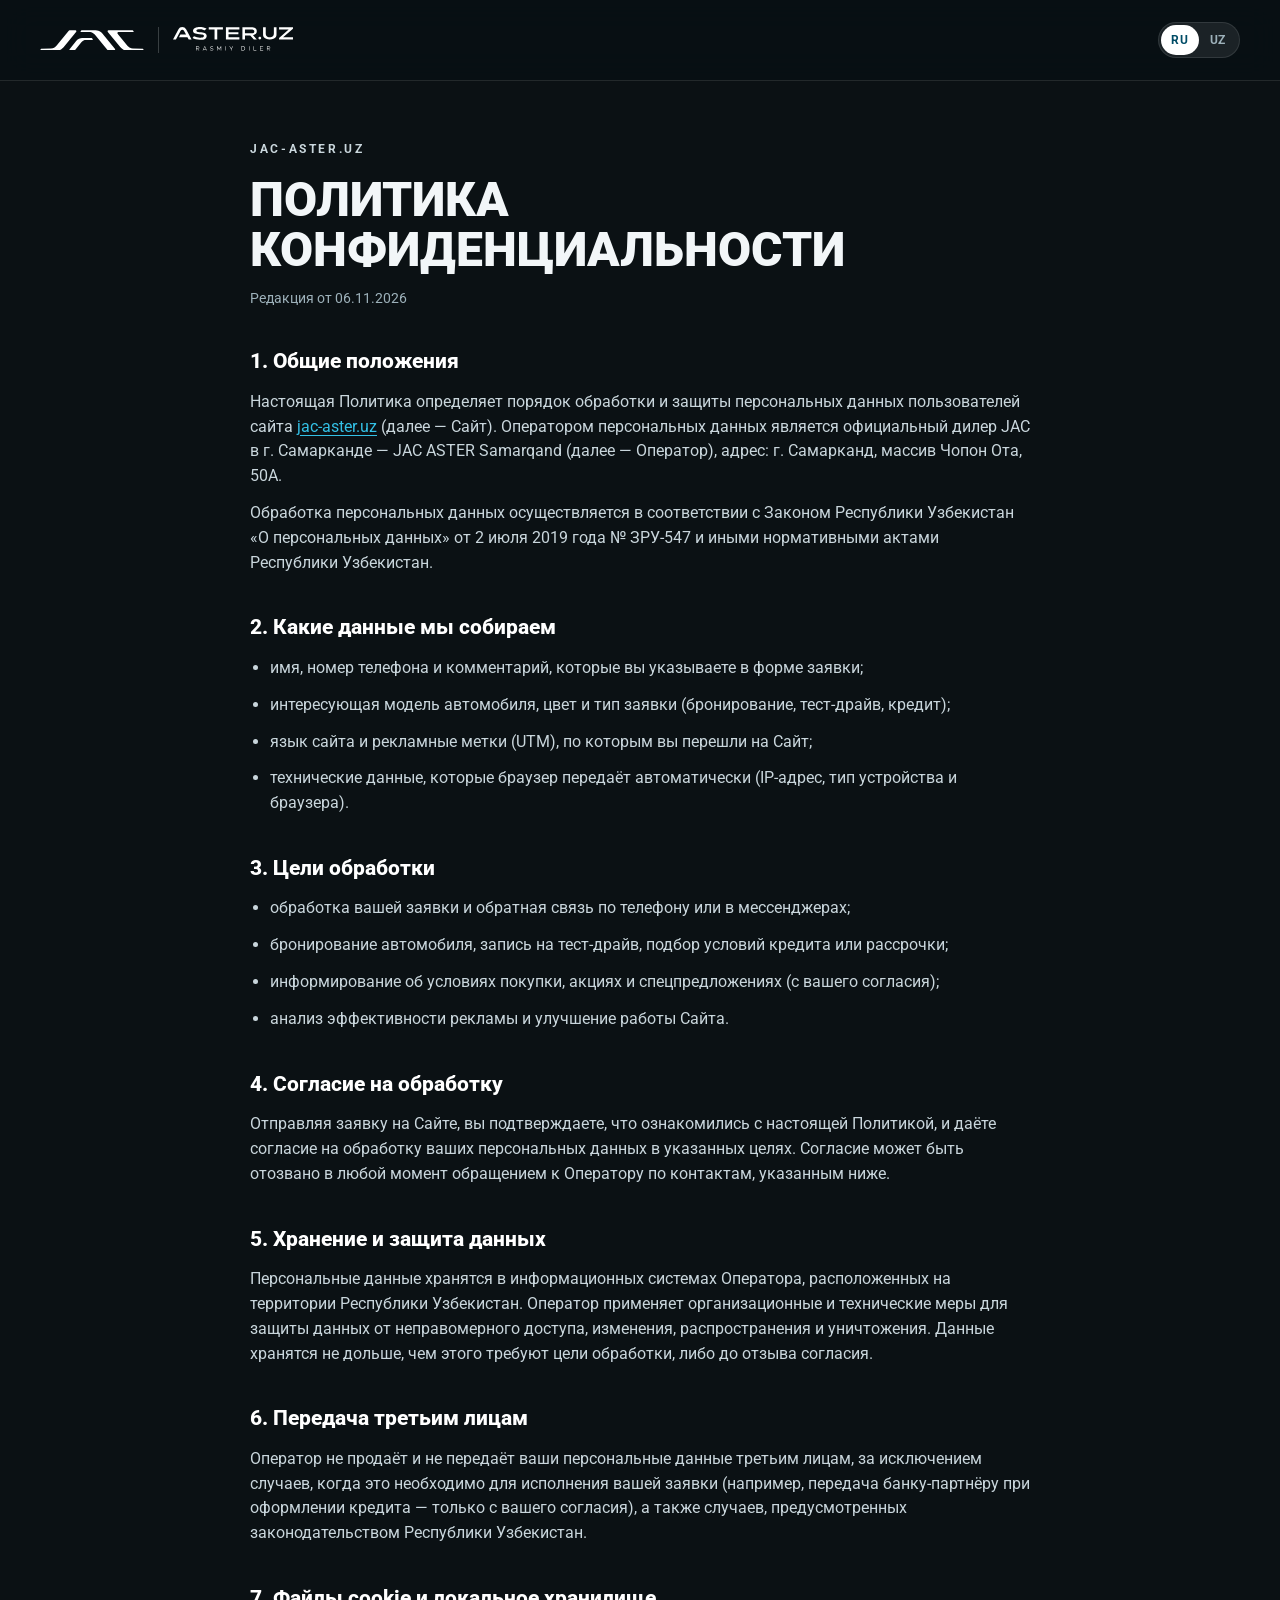
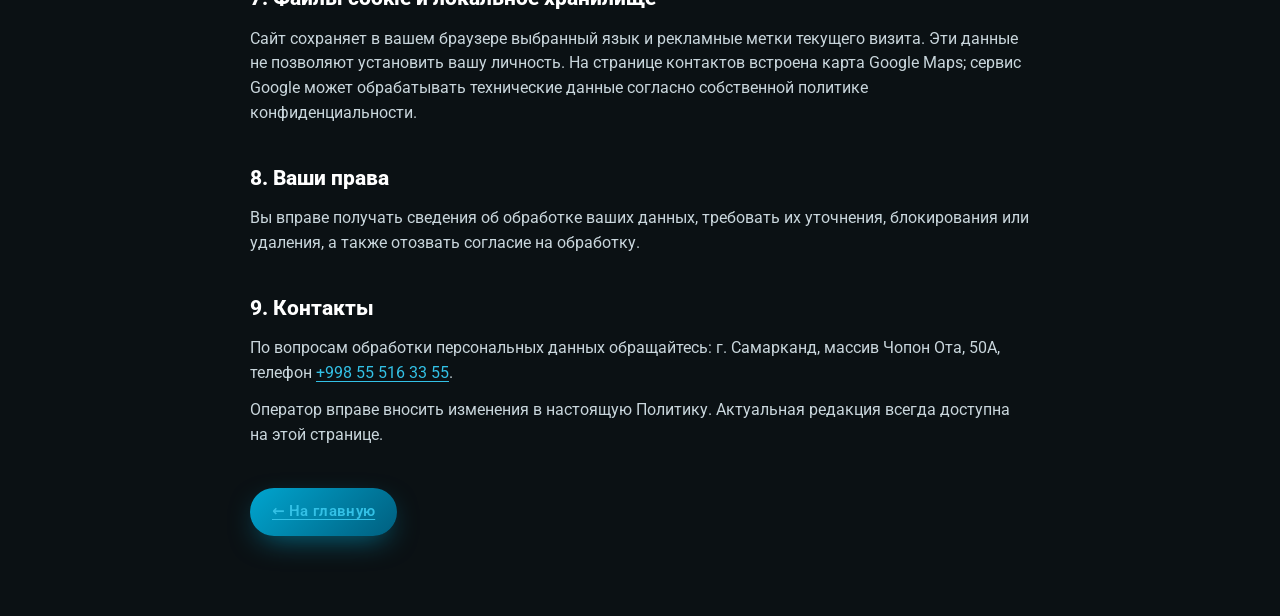
<file: privacy.html>
<!DOCTYPE html>
<html lang="ru" class="no-js">
<head>
  <meta charset="utf-8">
  <meta name="viewport" content="width=device-width, initial-scale=1, viewport-fit=cover">
  <title>Политика конфиденциальности — JAC ASTER Samarqand</title>
  <meta name="description" content="Политика конфиденциальности и обработки персональных данных сайта jac-aster.uz — официального дилера JAC в Самарканде.">
  <meta name="robots" content="index, follow">
  <meta name="theme-color" content="#004C66">
  <link rel="canonical" href="https://jac-aster.uz/privacy.html">
  <link rel="alternate" hreflang="ru" href="https://jac-aster.uz/privacy.html">
  <link rel="alternate" hreflang="uz" href="https://jac-aster.uz/privacy.html?lang=uz">
  <link rel="icon" href="assets/img/brand/favicon.svg" type="image/svg+xml">
  <link rel="apple-touch-icon" href="assets/img/brand/icon-180.png">
  <link rel="stylesheet" href="assets/css/style.css?v=7">
  <style>
    /* Стили только для этой страницы */
    .legal { padding: calc(var(--header-h) + 48px) 0 80px; }
    .legal .container { max-width: 860px; }
    .legal h1 { margin-top: 14px; font-size: clamp(30px, 7vw, 48px); font-weight: 900; line-height: 1.05; text-transform: uppercase; }
    .legal .updated { margin-top: 12px; color: var(--muted); font-size: 14px; }
    .legal h2 { margin-top: 36px; font-size: 21px; font-weight: 800; color: #fff; }
    .legal p, .legal li { margin-top: 12px; color: #C9D6DC; }
    .legal ul { padding-left: 20px; list-style: disc; }
    .legal a { color: var(--accent-2); text-decoration: underline; text-underline-offset: 3px; }
    .legal__back { margin-top: 40px; }
    .header { background: rgba(8, 16, 20, .9); }
    /* показываем только текст на выбранном языке */
    html[lang="ru"] [lang="uz"], html[lang="uz"] [lang="ru"]:not(html) { display: none; }
  </style>
</head>
<body>
  <svg width="0" height="0" style="position:absolute" aria-hidden="true"><defs>
    <path id="logo-path" fill="currentColor" fill-rule="evenodd" d="M1235,219 L1218,194 L1209,190 L985,190 L950,194 L913,206 L880,225 L851,251 L692,448 L688,455 L688,468 L691,474 L701,481 L798,481 L810,477 L818,472 L836,452 L973,282 L993,263 L1020,246 L1044,237 L1072,232 L1228,232 L1235,226ZM848,16 L844,11 L835,6 L695,6 L679,13 L668,24 L385,371 L361,395 L330,416 L297,429 L257,436 L37,437 L26,441 L20,447 L4,471 L4,478 L7,481 L405,481 L447,473 L467,466 L492,454 L519,436 L552,404 L839,55 L851,37 L852,28ZM1587,14 L1583,23 L1583,36 L1587,45 L1878,400 L1914,435 L1946,457 L1964,466 L1986,474 L2014,480 L2035,482 L2424,481 L2429,477 L2429,470 L2413,446 L2408,441 L2398,437 L2176,436 L2134,428 L2108,418 L2092,409 L2073,395 L2051,373 L1820,91 L1814,81 L1812,73 L1815,59 L1822,52 L1833,48 L2191,47 L2194,43 L2192,34 L2176,12 L2169,6 L1600,5 L1592,9ZM949,36 L948,43 L953,48 L1174,49 L1202,55 L1237,70 L1259,85 L1282,107 L1570,459 L1584,473 L1595,479 L1612,483 L1738,483 L1747,480 L1756,471 L1759,463 L1759,454 L1752,441 L1450,73 L1431,54 L1404,35 L1382,24 L1363,17 L1336,10 L1300,5 L980,4 L971,7 L965,13Z"/>
  </defs></svg>

  <header class="header is-scrolled">
    <div class="container header__inner">
      <a class="brand" href="index.html" aria-label="JAC ASTER">
        <svg class="brand__logo" viewBox="0 0 2434 488" role="img" aria-label="JAC"><use href="#logo-path"/></svg>
        <span class="brand__divider" aria-hidden="true"></span>
        <img class="brand__aster" src="assets/img/brand/aster-logo.svg" alt="ASTER — rasmiy diler" width="309" height="66">
      </a>
      <div class="lang" role="group" aria-label="Язык / Til">
        <button type="button" class="lang__btn is-active" data-lang="ru" aria-pressed="true">RU</button>
        <button type="button" class="lang__btn" data-lang="uz" aria-pressed="false">UZ</button>
      </div>
    </div>
  </header>

  <main class="legal">
    <div class="container">
      <!-- ⚠️ Укажите полное юридическое наименование компании-дилера вместо «JAC ASTER Samarqand», если требуется. -->

      <!-- ===================== РУССКАЯ ВЕРСИЯ ===================== -->
      <article lang="ru">
        <p class="kicker">jac-aster.uz</p>
        <h1>Политика конфиденциальности</h1>
        <p class="updated">Редакция от 06.11.2026</p>

        <h2>1. Общие положения</h2>
        <p>Настоящая Политика определяет порядок обработки и защиты персональных данных пользователей сайта <a href="https://jac-aster.uz">jac-aster.uz</a> (далее — Сайт). Оператором персональных данных является официальный дилер JAC в г. Самарканде — JAC ASTER Samarqand (далее — Оператор), адрес: г. Самарканд, массив Чопон Ота, 50A.</p>
        <p>Обработка персональных данных осуществляется в соответствии с Законом Республики Узбекистан «О персональных данных» от 2 июля 2019 года № ЗРУ-547 и иными нормативными актами Республики Узбекистан.</p>

        <h2>2. Какие данные мы собираем</h2>
        <ul>
          <li>имя, номер телефона и комментарий, которые вы указываете в форме заявки;</li>
          <li>интересующая модель автомобиля, цвет и тип заявки (бронирование, тест-драйв, кредит);</li>
          <li>язык сайта и рекламные метки (UTM), по которым вы перешли на Сайт;</li>
          <li>технические данные, которые браузер передаёт автоматически (IP-адрес, тип устройства и браузера).</li>
        </ul>

        <h2>3. Цели обработки</h2>
        <ul>
          <li>обработка вашей заявки и обратная связь по телефону или в мессенджерах;</li>
          <li>бронирование автомобиля, запись на тест-драйв, подбор условий кредита или рассрочки;</li>
          <li>информирование об условиях покупки, акциях и спецпредложениях (с вашего согласия);</li>
          <li>анализ эффективности рекламы и улучшение работы Сайта.</li>
        </ul>

        <h2>4. Согласие на обработку</h2>
        <p>Отправляя заявку на Сайте, вы подтверждаете, что ознакомились с настоящей Политикой, и даёте согласие на обработку ваших персональных данных в указанных целях. Согласие может быть отозвано в любой момент обращением к Оператору по контактам, указанным ниже.</p>

        <h2>5. Хранение и защита данных</h2>
        <p>Персональные данные хранятся в информационных системах Оператора, расположенных на территории Республики Узбекистан. Оператор применяет организационные и технические меры для защиты данных от неправомерного доступа, изменения, распространения и уничтожения. Данные хранятся не дольше, чем этого требуют цели обработки, либо до отзыва согласия.</p>

        <h2>6. Передача третьим лицам</h2>
        <p>Оператор не продаёт и не передаёт ваши персональные данные третьим лицам, за исключением случаев, когда это необходимо для исполнения вашей заявки (например, передача банку-партнёру при оформлении кредита — только с вашего согласия), а также случаев, предусмотренных законодательством Республики Узбекистан.</p>

        <h2>7. Файлы cookie и локальное хранилище</h2>
        <p>Сайт сохраняет в вашем браузере выбранный язык и рекламные метки текущего визита. Эти данные не позволяют установить вашу личность. На странице контактов встроена карта Google Maps; сервис Google может обрабатывать технические данные согласно собственной политике конфиденциальности.</p>

        <h2>8. Ваши права</h2>
        <p>Вы вправе получать сведения об обработке ваших данных, требовать их уточнения, блокирования или удаления, а также отозвать согласие на обработку.</p>

        <h2>9. Контакты</h2>
        <p>По вопросам обработки персональных данных обращайтесь: <span class="js-address">г. Самарканд, массив Чопон Ота, 50A</span>, телефон <a class="js-phone-link" href="tel:+998555163355"><span class="js-phone-text">+998 55 516 33 55</span></a>.</p>
        <p>Оператор вправе вносить изменения в настоящую Политику. Актуальная редакция всегда доступна на этой странице.</p>
      </article>

      <!-- ===================== O'ZBEKCHA VERSIYA ===================== -->
      <article lang="uz">
        <p class="kicker">jac-aster.uz</p>
        <h1>Maxfiylik siyosati</h1>
        <p class="updated">06.11.2026 dagi tahrir</p>

        <h2>1. Umumiy qoidalar</h2>
        <p>Ushbu Siyosat <a href="https://jac-aster.uz">jac-aster.uz</a> sayti (keyingi oʻrinlarda — Sayt) foydalanuvchilarining shaxsiy maʼlumotlarini qayta ishlash va himoya qilish tartibini belgilaydi. Shaxsiy maʼlumotlar operatori — Samarqand shahridagi JAC rasmiy dileri JAC ASTER Samarqand (keyingi oʻrinlarda — Operator), manzil: Samarqand sh., Chopon Ota massivi, 50A.</p>
        <p>Shaxsiy maʼlumotlarni qayta ishlash Oʻzbekiston Respublikasining 2019-yil 2-iyuldagi OʻRQ-547-son «Shaxsga doir maʼlumotlar toʻgʻrisida»gi Qonuni va boshqa normativ hujjatlarga muvofiq amalga oshiriladi.</p>

        <h2>2. Qanday maʼlumotlarni yigʻamiz</h2>
        <ul>
          <li>ariza shaklida koʻrsatgan ismingiz, telefon raqamingiz va izohingiz;</li>
          <li>sizni qiziqtirgan avtomobil modeli, rangi va ariza turi (bron, test-drayv, kredit);</li>
          <li>sayt tili va Saytga oʻtgan reklama belgilari (UTM);</li>
          <li>brauzer avtomatik uzatadigan texnik maʼlumotlar (IP-manzil, qurilma va brauzer turi).</li>
        </ul>

        <h2>3. Qayta ishlash maqsadlari</h2>
        <ul>
          <li>arizangizni koʻrib chiqish va telefon yoki messenjer orqali bogʻlanish;</li>
          <li>avtomobilni bron qilish, test-drayvga yozish, kredit yoki muddatli toʻlov shartlarini tanlash;</li>
          <li>xarid shartlari, aksiyalar va maxsus takliflar haqida xabardor qilish (roziligingiz bilan);</li>
          <li>reklama samaradorligini tahlil qilish va Sayt ishini yaxshilash.</li>
        </ul>

        <h2>4. Qayta ishlashga rozilik</h2>
        <p>Saytda ariza yuborib, siz ushbu Siyosat bilan tanishganingizni tasdiqlaysiz va shaxsiy maʼlumotlaringizni koʻrsatilgan maqsadlarda qayta ishlashga rozilik bildirasiz. Rozilikni istalgan vaqtda quyidagi kontaktlar orqali Operatorga murojaat qilib qaytarib olish mumkin.</p>

        <h2>5. Maʼlumotlarni saqlash va himoya qilish</h2>
        <p>Shaxsiy maʼlumotlar Operatorning Oʻzbekiston Respublikasi hududida joylashgan axborot tizimlarida saqlanadi. Operator maʼlumotlarni ruxsatsiz kirish, oʻzgartirish, tarqatish va yoʻq qilishdan himoya qilish uchun tashkiliy va texnik choralarni qoʻllaydi. Maʼlumotlar qayta ishlash maqsadlari talab qiladigan muddatdan yoki rozilik qaytarib olingunga qadar saqlanadi.</p>

        <h2>6. Uchinchi shaxslarga berish</h2>
        <p>Operator shaxsiy maʼlumotlaringizni sotmaydi va uchinchi shaxslarga bermaydi, arizangizni bajarish uchun zarur boʻlgan hollar (masalan, kredit rasmiylashtirishda hamkor bankka — faqat roziligingiz bilan) hamda Oʻzbekiston Respublikasi qonunchiligida nazarda tutilgan hollar bundan mustasno.</p>

        <h2>7. Cookie fayllari va mahalliy xotira</h2>
        <p>Sayt brauzeringizda tanlangan tilni va joriy tashrifning reklama belgilarini saqlaydi. Bu maʼlumotlar shaxsingizni aniqlash imkonini bermaydi. Aloqa boʻlimiga Google Maps xaritasi joylashtirilgan; Google xizmati texnik maʼlumotlarni oʻz maxfiylik siyosatiga muvofiq qayta ishlashi mumkin.</p>

        <h2>8. Sizning huquqlaringiz</h2>
        <p>Siz maʼlumotlaringizni qayta ishlash haqida maʼlumot olish, ularni aniqlashtirish, bloklash yoki oʻchirishni talab qilish, shuningdek qayta ishlashga rozilikni qaytarib olish huquqiga egasiz.</p>

        <h2>9. Aloqa</h2>
        <p>Shaxsiy maʼlumotlarni qayta ishlash boʻyicha savollar uchun: Samarqand sh., Chopon Ota massivi, 50A, telefon <a class="js-phone-link" href="tel:+998555163355"><span class="js-phone-text">+998 55 516 33 55</span></a>.</p>
        <p>Operator ushbu Siyosatga oʻzgartirishlar kiritish huquqiga ega. Amaldagi tahrir doimo ushbu sahifada mavjud.</p>
      </article>

      <div class="legal__back">
        <a class="btn btn--primary" href="index.html" id="backLink"><span lang="ru">← На главную</span><span lang="uz">← Bosh sahifaga</span></a>
      </div>
    </div>
  </main>

  <script src="assets/js/config.js?v=7"></script>
  <script>
    /* Переключение языка на странице политики (тот же выбор, что и на главной) */
    (function () {
      var p = new URLSearchParams(location.search), saved = null;
      try { saved = localStorage.getItem('jac_lang'); } catch (e) {}
      var lang = p.get('lang') || saved || 'ru';
      function set(l) {
        lang = l === 'uz' ? 'uz' : 'ru';
        document.documentElement.lang = lang;
        try { localStorage.setItem('jac_lang', lang); } catch (e) {}
        document.title = lang === 'uz' ? 'Maxfiylik siyosati — JAC ASTER Samarqand' : 'Политика конфиденциальности — JAC ASTER Samarqand';
        document.querySelectorAll('.lang__btn').forEach(function (b) {
          var on = b.getAttribute('data-lang') === lang; b.classList.toggle('is-active', on); b.setAttribute('aria-pressed', on);
        });
        document.getElementById('backLink').href = 'index.html' + (lang === 'uz' ? '?lang=uz' : '');
      }
      document.querySelectorAll('.lang__btn').forEach(function (b) { b.addEventListener('click', function () { set(b.getAttribute('data-lang')); }); });
      // телефон из config.js
      if (window.SITE) {
        document.querySelectorAll('.js-phone-link').forEach(function (a) { a.href = 'tel:' + SITE.phone; });
        document.querySelectorAll('.js-phone-text').forEach(function (s) { s.textContent = SITE.phoneDisplay; });
      }
      set(lang);
    })();
  </script>
</body>
</html>
</file>
<file: assets/css/style.css>
/* ==========================================================================
   JAC ASTER Samarqand — стили сайта
   Подход: mobile first (сначала телефоны, затем @media для больших экранов)
   Цвета и шрифт — по брендбуку JAC (Intelligent Blue, Midnight Black, Roboto)
   ========================================================================== */

/* ---------- 1. ШРИФТЫ (локальные файлы в assets/fonts) ---------- */
@font-face {
  font-family: 'Roboto';
  src: url('../fonts/roboto-cyrillic.woff2') format('woff2');
  font-weight: 300 900; font-style: normal; font-display: swap;
  unicode-range: U+0301, U+0400-045F, U+0490-0491, U+04B0-04B1, U+2116;
}
@font-face {
  font-family: 'Roboto';
  src: url('../fonts/roboto-latin-ext.woff2') format('woff2');
  font-weight: 300 900; font-style: normal; font-display: swap;
  unicode-range: U+0100-02BA, U+02BD-02C5, U+02C7-02CC, U+02CE-02D7, U+02DD-02FF, U+0304, U+0308, U+0329, U+1D00-1DBF, U+1E00-1E9F, U+1EF2-1EFF, U+2020, U+20A0-20AB, U+20AD-20C0, U+2113, U+2C60-2C7F, U+A720-A7FF;
}
@font-face {
  font-family: 'Roboto';
  src: url('../fonts/roboto-latin.woff2') format('woff2');
  font-weight: 300 900; font-style: normal; font-display: swap;
  unicode-range: U+0000-00FF, U+0131, U+0152-0153, U+02BB-02BC, U+02C6, U+02DA, U+02DC, U+0304, U+0308, U+0329, U+2000-206F, U+20AC, U+2122, U+2191, U+2193, U+2212, U+2215, U+FEFF, U+FFFD;
}

/* ---------- 2. ПЕРЕМЕННЫЕ (меняйте цвета здесь) ---------- */
:root {
  --blue: #005F7F;          /* JAC Intelligent Blue */
  --blue-deep: #004C66;     /* JAC Intelligent Deep Blue */
  --blue-mid: #00A5CF;      /* JAC Middle Blue — акцент */
  --blue-light: #E0ECF4;    /* JAC Light Blue */
  --black: #1C1C1B;         /* JAC Midnight Black */
  --white: #FFFFFF;

  --bg: #0B1114;            /* фон страницы (тёмный с синим оттенком) */
  --bg-2: #101A1F;
  --surface: #14222A;
  --surface-2: #1A2C35;
  --line: rgba(255, 255, 255, .1);
  --line-strong: rgba(255, 255, 255, .2);
  --text: #F2F6F8;
  --muted: #9DB1BA;
  --accent: var(--blue-mid);
  --accent-2: #33C1E6;
  --danger: #FF6B6B;
  --ok: #3DDC97;

  --font: 'Roboto', system-ui, -apple-system, 'Segoe UI', Arial, sans-serif;
  --radius: 18px;
  --radius-sm: 12px;
  --gutter: 16px;
  --header-h: 64px;
  --ease: cubic-bezier(.22, .9, .25, 1);
  --ease-out: cubic-bezier(.16, 1, .3, 1);
  --shadow: 0 24px 60px -20px rgba(0, 0, 0, .55);
}

/* ---------- 3. БАЗА ---------- */
*, *::before, *::after { box-sizing: border-box; }
html { -webkit-text-size-adjust: 100%; scroll-behavior: smooth; scroll-padding-top: calc(var(--header-h) + 8px); }
body {
  margin: 0; min-width: 320px;
  font-family: var(--font); font-size: 16px; line-height: 1.55; font-weight: 400;
  color: var(--text); background: var(--bg);
  -webkit-font-smoothing: antialiased; text-rendering: optimizeLegibility;
  overflow-x: hidden;
}
body.is-locked { overflow: hidden; }
img, svg, video { display: block; max-width: 100%; }
img { height: auto; }
a { color: inherit; text-decoration: none; }
button, input, select, textarea { font: inherit; color: inherit; }
button { cursor: pointer; background: none; border: 0; padding: 0; }
h1, h2, h3, h4, p, ul, ol, figure, dl, dd { margin: 0; }
ul, ol { padding: 0; list-style: none; }
address { font-style: normal; }
fieldset { border: 0; margin: 0; padding: 0; min-width: 0; }
legend { padding: 0; }
table { border-collapse: collapse; width: 100%; }
::selection { background: var(--accent); color: #fff; }
:focus-visible { outline: 2px solid var(--accent-2); outline-offset: 3px; border-radius: 6px; }

.icon { width: 1.25em; height: 1.25em; flex: none; }
.container { width: 100%; max-width: 1280px; margin-inline: auto; padding-inline: var(--gutter); }
.visually-hidden { position: absolute !important; width: 1px; height: 1px; overflow: hidden; clip: rect(0 0 0 0); white-space: nowrap; border: 0; padding: 0; margin: -1px; }
.skip-link { position: fixed; left: 12px; top: -60px; z-index: 1000; padding: 10px 16px; background: var(--accent); color: #fff; border-radius: 10px; transition: top .2s; }
.skip-link:focus { top: 12px; }
.hp { position: absolute; left: -9999px; width: 1px; height: 1px; overflow: hidden; }

/* ---------- 4. КНОПКИ ---------- */
.btn {
  --btn-bg: var(--surface-2); --btn-fg: var(--text);
  position: relative; display: inline-flex; align-items: center; justify-content: center; gap: .55em;
  min-height: 48px; padding: 0 22px; border-radius: 999px;
  font-weight: 600; font-size: 15px; letter-spacing: .02em; line-height: 1.1; text-align: center;
  background: var(--btn-bg); color: var(--btn-fg);
  overflow: hidden; isolation: isolate;
  transition: transform .35s var(--ease), box-shadow .35s var(--ease), background-color .3s, color .3s;
  -webkit-tap-highlight-color: transparent;
}
.btn::after { /* блик при наведении */
  content: ''; position: absolute; inset: 0; z-index: -1;
  background: linear-gradient(110deg, transparent 30%, rgba(255,255,255,.35) 50%, transparent 70%);
  transform: translateX(-120%); transition: transform .8s var(--ease);
}
.btn:hover::after { transform: translateX(120%); }
.btn:active { transform: scale(.97); }
.btn--primary { --btn-bg: linear-gradient(135deg, var(--blue-mid), var(--blue)); --btn-fg: #fff; background: var(--btn-bg); box-shadow: 0 10px 30px -10px rgba(0, 165, 207, .7); }
.btn--primary:hover { box-shadow: 0 16px 40px -12px rgba(0, 165, 207, .9); transform: translateY(-2px); }
.btn--ghost { background: transparent; box-shadow: inset 0 0 0 1.5px var(--line-strong); }
.btn--ghost:hover { box-shadow: inset 0 0 0 1.5px var(--accent); color: var(--accent-2); }
.btn--light { --btn-bg: #fff; --btn-fg: var(--blue-deep); }
.btn--sm { min-height: 40px; padding: 0 18px; font-size: 14px; }
.btn--lg { min-height: 56px; font-size: 16px; }
.btn--block { width: 100%; }
.btn__spinner { display: none; width: 20px; height: 20px; border-radius: 50%; border: 2.5px solid rgba(255,255,255,.35); border-top-color: #fff; animation: spin .8s linear infinite; }
.btn.is-loading .btn__spinner { display: inline-block; }
.btn.is-loading { pointer-events: none; opacity: .85; }
@keyframes spin { to { transform: rotate(360deg); } }

.kicker {
  display: inline-flex; align-items: center; gap: 10px;
  font-size: 12px; font-weight: 700; letter-spacing: .22em; text-transform: uppercase; color: var(--accent-2);
}

/* ---------- 5. ПРЕЛОАДЕР ---------- */
.preloader {
  position: fixed; inset: 0; z-index: 999; display: grid; place-content: center; justify-items: center; gap: 22px;
  background: radial-gradient(circle at 50% 40%, var(--blue-deep), #031217 70%);
  transition: opacity .7s var(--ease), visibility .7s;
}
.preloader__logo { width: 170px; color: #fff; animation: logoIn 1.2s var(--ease-out) both; }
.preloader__bar { width: 140px; height: 2px; background: rgba(255,255,255,.15); overflow: hidden; border-radius: 2px; position: relative; }
.preloader__bar::after { content: ''; position: absolute; inset: 0; background: var(--accent); transform-origin: left; animation: bar 1.4s var(--ease) infinite; }
@keyframes bar { 0% { transform: scaleX(0); } 60% { transform: scaleX(1); } 100% { transform: scaleX(1); opacity: 0; } }
@keyframes logoIn { from { opacity: 0; clip-path: inset(0 100% 0 0); transform: translateX(-12px); } to { opacity: 1; clip-path: inset(0 0 0 0); transform: none; } }
body:not(.is-loading) .preloader { opacity: 0; visibility: hidden; }

/* ---------- 6. ШАПКА ---------- */
.header {
  position: fixed; inset: 0 0 auto; z-index: 100; height: var(--header-h);
  transition: background-color .4s, backdrop-filter .4s, transform .45s var(--ease), box-shadow .4s;
}
.header.is-scrolled { background: rgba(8, 16, 20, .78); -webkit-backdrop-filter: blur(16px) saturate(1.4); backdrop-filter: blur(16px) saturate(1.4); box-shadow: 0 1px 0 var(--line); }
.header.is-hidden { transform: translateY(-100%); }
.header__inner { height: 100%; display: flex; align-items: center; justify-content: space-between; gap: 16px; }
.brand { display: inline-flex; align-items: center; gap: 14px; color: #fff; }
.brand__aster { width: 84px; height: auto; }
.brand__logo { width: 84px; height: auto; }
.brand__divider { width: 1px; height: 26px; background: var(--line-strong); }
.brand__dealer { display: flex; flex-direction: column; font-weight: 800; font-size: 14px; letter-spacing: .2em; line-height: 1.05; }
.brand__dealer small { font-size: 10px; font-weight: 500; letter-spacing: .12em; color: var(--muted); margin-top: 3px; }
.header__actions { display: flex; align-items: center; gap: 12px; }
.header__phone, .header__cta { display: none; }
.header__phone { align-items: center; gap: 8px; font-weight: 600; font-size: 15px; white-space: nowrap; transition: color .2s; }
.header__phone:hover { color: var(--accent-2); }

.lang { display: inline-flex; padding: 3px; border-radius: 999px; background: rgba(255,255,255,.08); box-shadow: inset 0 0 0 1px var(--line); }
.lang__btn { min-width: 38px; height: 30px; border-radius: 999px; font-size: 12px; font-weight: 700; letter-spacing: .08em; color: var(--muted); transition: color .25s, background-color .25s; }
.lang__btn.is-active { background: #fff; color: var(--blue-deep); }

.burger { position: relative; width: 44px; height: 44px; border-radius: 50%; background: rgba(255,255,255,.08); box-shadow: inset 0 0 0 1px var(--line); }
.burger span { position: absolute; left: 13px; right: 13px; height: 2px; background: #fff; border-radius: 2px; transition: transform .4s var(--ease), opacity .3s; }
.burger span:nth-child(1) { top: 15px; }
.burger span:nth-child(2) { top: 21px; }
.burger span:nth-child(3) { top: 27px; }
.burger[aria-expanded="true"] span:nth-child(1) { transform: translateY(6px) rotate(45deg); }
.burger[aria-expanded="true"] span:nth-child(2) { opacity: 0; transform: scaleX(0); }
.burger[aria-expanded="true"] span:nth-child(3) { transform: translateY(-6px) rotate(-45deg); }

/* мобильное меню */
.nav {
  position: fixed; inset: 0; z-index: -1; padding: calc(var(--header-h) + 32px) var(--gutter) 40px;
  display: flex; flex-direction: column; justify-content: space-between;
  background: radial-gradient(120% 80% at 100% 0%, var(--blue-deep), #061014 70%);
  clip-path: circle(0% at calc(100% - 38px) 32px); visibility: hidden;
  transition: clip-path .7s var(--ease), visibility .7s;
}
.nav.is-open { clip-path: circle(150% at calc(100% - 38px) 32px); visibility: visible; }
.nav__list { display: grid; gap: 6px; }
.nav__list a { display: block; padding: 8px 0; font-size: clamp(30px, 9vw, 44px); font-weight: 800; letter-spacing: -.01em; text-transform: uppercase; opacity: 0; transform: translateY(24px); transition: opacity .5s, transform .6s var(--ease), color .2s; }
.nav.is-open .nav__list a { opacity: 1; transform: none; }
.nav.is-open .nav__list li:nth-child(1) a { transition-delay: .12s; }
.nav.is-open .nav__list li:nth-child(2) a { transition-delay: .17s; }
.nav.is-open .nav__list li:nth-child(3) a { transition-delay: .22s; }
.nav.is-open .nav__list li:nth-child(4) a { transition-delay: .27s; }
.nav.is-open .nav__list li:nth-child(5) a { transition-delay: .32s; }
.nav__list a:hover, .nav__list a.is-active { color: var(--accent-2); }
.nav__mobile-extra { display: grid; gap: 6px; }
.nav__phone { font-size: 22px; font-weight: 700; }
.nav__address { color: var(--muted); }

/* ---------- 7. ПЕРВЫЙ ЭКРАН (фото + заголовок) ---------- */
.hero__media { position: absolute; inset: 0; overflow: hidden; will-change: transform; }
.hero__media img { width: 100%; height: 100%; object-fit: cover; object-position: 50% 45%; animation: heroZoom 14s var(--ease-out) both; }
.hero__media::after { content: ''; position: absolute; inset: 0;
  background: linear-gradient(180deg, rgba(4,12,16,.6) 0%, rgba(4,12,16,0) 30%), linear-gradient(0deg, rgba(4,12,16,.9) 0%, rgba(4,12,16,.35) 40%, rgba(4,12,16,0) 65%); }
@keyframes heroZoom { from { transform: scale(1.18); } to { transform: scale(1.02); } }
.hero__content { position: absolute; inset: auto 0 0; z-index: 2; padding-bottom: 64px; }
.hero__title { max-width: 760px; font-size: clamp(38px, 10vw, 76px); font-weight: 900; line-height: .95; letter-spacing: -.03em; text-transform: uppercase; text-shadow: 0 4px 40px rgba(0,0,0,.35); }
/* Фото главной: на телефоне — вертикальное фото, на ПК — горизонтальное */
.hero--home .hero__media img { object-position: 55% 50%; }
@media (min-width: 801px) { .hero--home .hero__media img { object-position: 50% 55%; } }
.hero--model { height: 78svh; min-height: 520px; max-height: 880px; }
/* Телефон: вертикальное фото модели — машина целиком, без сильного приближения */
@media (max-width: 800px) {
  .hero.hero--model { height: min(100svh, 172vw); max-height: none; }
  .hero--model .hero__media img { object-position: 50% 40%; animation-name: heroZoomSoft; }
}
@keyframes heroZoomSoft { from { transform: scale(1.06); } to { transform: scale(1); } }
.hero__sub { display: block; margin-top: 14px; font-size: clamp(17px, 4.4vw, 26px); font-weight: 300; letter-spacing: 0; text-transform: none; color: #DDE8EC; animation: heroTitle 1.3s var(--ease-out) .75s both; }
.model-cards--others { grid-template-columns: 1fr; }
.hero__line { display: block; animation: heroTitle 1.3s var(--ease-out) .5s both; }
@keyframes heroTitle { from { opacity: 0; transform: translateY(60px); clip-path: inset(0 0 100% 0); } to { opacity: 1; transform: none; clip-path: inset(0 0 -20% 0); } }
.hero { position: relative; height: 100svh; min-height: 600px; max-height: 1100px; overflow: hidden; background: #000; }
/* Телефон: на главном фото четыре машины в ряд — высота экрана подогнана под фото, чтобы крайние машины не обрезались */
@media (max-width: 800px) {
  .hero:not(.hero--model) { height: min(100svh, 177vw); min-height: 560px; }
}


/* ---------- 9. СЕКЦИИ (общие) ---------- */
.section { position: relative; padding: 80px 0; }
.section__head { max-width: 760px; margin-bottom: 40px; }
.section__title { margin-top: 14px; font-size: clamp(32px, 8.5vw, 60px); font-weight: 900; line-height: 1.02; letter-spacing: -.02em; text-transform: uppercase; }
.section__lead { margin-top: 16px; font-size: clamp(16px, 4vw, 19px); color: var(--muted); max-width: 620px; }

/* фирменный паттерн JAC («волна» из шевронов) */
.pattern-bg { position: absolute; inset: 0; pointer-events: none; opacity: .06;
  background-image: url("data:image/svg+xml,%3Csvg xmlns='http://www.w3.org/2000/svg' width='48' height='28' viewBox='0 0 48 28'%3E%3Cpath d='M2 4c6 0 10 4 14 10s8 10 8 10 4-4 8-10 8-10 14-10' fill='none' stroke='%23fff' stroke-width='3' stroke-linecap='round'/%3E%3C/svg%3E");
  background-size: 48px 28px; mask-image: linear-gradient(180deg, transparent, #000 30%, #000 70%, transparent); -webkit-mask-image: linear-gradient(180deg, transparent, #000 30%, #000 70%, transparent); }

/* Появление при прокрутке */
.reveal { opacity: 0; transform: translateY(40px); transition: opacity .9s var(--ease), transform 1s var(--ease-out); }
.reveal.is-visible { opacity: 1; transform: none; }
.no-js .reveal { opacity: 1; transform: none; }

/* ---------- 10. КАРТОЧКИ МОДЕЛЕЙ ---------- */
.models-overview { background: linear-gradient(180deg, var(--bg) 0%, var(--bg-2) 100%); }
.model-cards { display: grid; gap: 16px; }
.model-card {
  position: relative; display: flex; flex-direction: column;
  border-radius: var(--radius); overflow: hidden; isolation: isolate; background: var(--surface);
  box-shadow: inset 0 0 0 1px var(--line); transform-style: preserve-3d;
  transition: transform .6s var(--ease), box-shadow .5s;
}
/* Фото сверху: машина видна целиком, без затемнения */
.model-card__img { position: relative; aspect-ratio: 4 / 3; overflow: hidden; background: #0D171C; }
.model-card__img img { width: 100%; height: 100%; object-fit: cover; transition: transform 1.2s var(--ease-out); }
.model-card__img::after { content: ''; position: absolute; inset: auto 0 0; height: 30%; background: linear-gradient(0deg, var(--surface), transparent); pointer-events: none; }
.model-card:hover .model-card__img img { transform: scale(1.05); }
.model-card:hover { box-shadow: inset 0 0 0 1px rgba(0,165,207,.6), var(--shadow); }
.model-card__body { position: relative; padding: 6px 24px 24px; margin-top: -24px; }
.model-card__type { font-size: 12px; font-weight: 700; letter-spacing: .16em; text-transform: uppercase; color: var(--accent-2); }
.model-card__name { margin-top: 6px; font-size: 40px; font-weight: 900; line-height: 1; letter-spacing: -.02em; }
.model-card__price { margin-top: 10px; color: var(--muted); }
.model-card__price b { color: #fff; font-size: 20px; }
.model-card__actions { display: flex; gap: 10px; margin-top: 18px; }
.model-card__actions .btn { flex: 1; }
.model-card__link { position: absolute; inset: 0; z-index: 0; }
.model-card__actions { position: relative; z-index: 1; }

/* ---------- 11. БЛОК МОДЕЛИ ---------- */
.model { position: relative; padding: 80px 0; overflow: hidden; }
.model--alt { background: var(--bg-2); }
.model::before { /* световое пятно */
  content: ''; position: absolute; width: 900px; height: 900px; left: 50%; top: 10%; translate: -50% 0; z-index: 0;
  background: radial-gradient(circle, rgba(0,165,207,.16), transparent 62%); pointer-events: none;
}
.model > .container { position: relative; z-index: 1; }
.model__head { max-width: 820px; }
.model__title { margin-top: 14px; font-size: clamp(30px, 8vw, 58px); font-weight: 900; line-height: 1.02; letter-spacing: -.02em; text-transform: uppercase; }
.model__text { margin-top: 16px; font-size: clamp(16px, 4vw, 18px); color: var(--muted); }

.model__layout { display: grid; gap: 28px; margin-top: 32px; }
.model__info-col { display: grid; gap: 28px; }

/* сцена с машиной и цветами */
/* Белый фон, чтобы PNG-фото машин без фона смотрелись чисто (цвета фона — здесь) */
.stage { position: relative; border-radius: var(--radius); padding: 64px 12px 20px; color: #1C1C1B;
  background: radial-gradient(80% 70% at 50% 55%, #FFFFFF 0%, #F4F7F9 60%, #E9EEF1 100%);
  box-shadow: 0 24px 60px -24px rgba(0,0,0,.6); overflow: hidden; }
/* Тень под машиной: у фото без фона (c-*.webp) тень уже «вшита» в картинку,
   CSS-тень нужна только для 360° (JS8) */
.stage__floor { display: none; }
.stage--spin .stage__floor { display: block; position: absolute; left: 16%; right: 16%; bottom: 20%; height: 26px; border-radius: 50%;
  background: radial-gradient(closest-side, rgba(10,14,18,.55), rgba(10,14,18,.18) 60%, transparent); filter: blur(7px); }
.stage--spin .stage__floor::after { content: ''; position: absolute; left: -12%; right: -12%; top: -10px; bottom: -14px; border-radius: 50%;
  background: radial-gradient(closest-side, rgba(10,14,18,.14), transparent); filter: blur(10px); }
.stage__car { position: relative; aspect-ratio: 16 / 7; display: grid; place-items: center; }
.stage__car img { position: absolute; width: 96%; max-height: 100%; object-fit: contain; transition: opacity .6s var(--ease), transform .8s var(--ease-out), filter .6s; }
.stage__car img.is-leaving { opacity: 0; transform: translateX(-8%) scale(.97); filter: blur(4px); }
.stage__car img.is-entering { opacity: 0; transform: translateX(10%) scale(.97); filter: blur(4px); }
.stage__label { position: absolute; left: 16px; top: 14px; font-size: 12px; font-weight: 700; letter-spacing: .14em; text-transform: uppercase; color: #7A8A92; }
.stage__label b { display: block; margin-top: 2px; font-size: 16px; letter-spacing: .02em; text-transform: none; color: #1C1C1B; }
/* мобильная версия: машина крупнее (в картинках есть поля под тень), подсказка 360° не залезает на кузов */
@media (max-width: 639px) {
  .stage { padding: 58px 0 16px; }
  .stage__car { aspect-ratio: 16 / 7.6; }
  .stage__car img { width: 118%; max-width: none; max-height: none; height: auto; }
  .stage--spin .stage__car { margin-bottom: 30px; }
  .spin__hint { bottom: -34px; }
  .stage--spin .stage__floor { bottom: calc(20% + 30px); }
}
.swatches { position: relative; display: flex; flex-wrap: wrap; justify-content: center; gap: 10px; margin-top: 10px; }
.swatch { width: 38px; height: 38px; border-radius: 50%; padding: 4px; box-shadow: inset 0 0 0 1.5px rgba(0,0,0,.12); transition: box-shadow .3s, transform .3s var(--ease); }
.swatch i { display: block; width: 100%; height: 100%; border-radius: 50%; background: var(--c); box-shadow: inset 0 0 0 1px rgba(0,0,0,.12), inset 0 -6px 10px rgba(0,0,0,.25), inset 0 4px 8px rgba(255,255,255,.3); }
.swatch:hover { transform: translateY(-2px); }
.swatch[aria-pressed="true"] { box-shadow: inset 0 0 0 2px var(--blue-mid), 0 0 0 4px rgba(0,165,207,.18); }

/* 360° вращение (JS8) */
.spin { position: relative; width: 96%; aspect-ratio: var(--ratio, 533 / 237); cursor: grab; touch-action: pan-y; user-select: none; -webkit-user-select: none; background-repeat: no-repeat; }
.spin.is-dragging { cursor: grabbing; }
.spin__hint { position: absolute; left: 50%; bottom: -6px; translate: -50% 0; display: inline-flex; align-items: center; gap: 8px; padding: 6px 12px; border-radius: 999px; font-size: 12px; color: #4A5A62; background: rgba(0,0,0,.06); white-space: nowrap; transition: opacity .4s; }
.spin__hint .icon { animation: sway 2.4s var(--ease) infinite; }
.spin.is-touched + .spin__hint { opacity: 0; }
@keyframes sway { 0%, 100% { transform: translateX(-4px); } 50% { transform: translateX(4px); } }
.spin__loader { position: absolute; inset: 0; display: grid; place-items: center; }
.spin__loader::after { content: ''; width: 34px; height: 34px; border-radius: 50%; border: 3px solid rgba(0,0,0,.1); border-top-color: var(--accent); animation: spin .8s linear infinite; }
.spin.is-ready .spin__loader { display: none; }

/* цифры */
.stats { display: grid; grid-template-columns: repeat(2, 1fr); gap: 1px; background: var(--line); border-radius: var(--radius); overflow: hidden; box-shadow: inset 0 0 0 1px var(--line); }
.stat { padding: 18px 16px; background: var(--bg); }
.model--alt .stat { background: var(--bg-2); }
.stat__value { display: flex; align-items: baseline; gap: 4px; font-size: clamp(32px, 9vw, 46px); font-weight: 900; line-height: 1; letter-spacing: -.02em; }
.stat__value small { font-size: .42em; font-weight: 700; color: var(--accent-2); letter-spacing: 0; }
.stat__label { margin-top: 6px; font-size: 13px; color: var(--muted); }

/* цена */
.price-box { position: relative; padding: 22px; border-radius: var(--radius); background: linear-gradient(140deg, var(--blue) 0%, var(--blue-deep) 55%, #03303F 100%); overflow: hidden; box-shadow: var(--shadow); }
.price-box::after { content: ''; position: absolute; right: -60px; top: -60px; width: 220px; height: 220px; border-radius: 50%; border: 36px solid rgba(255,255,255,.06); }
.price-box__trim { font-size: 13px; color: rgba(255,255,255,.75); }
.price-box__trim b { color: #fff; font-size: 15px; }
.price-box__row { margin-top: 14px; }
.price-box__label { display: block; font-size: 12px; font-weight: 700; letter-spacing: .14em; text-transform: uppercase; color: rgba(255,255,255,.7); }
.price-box__old { font-size: 18px; color: rgba(255,255,255,.75); text-decoration: line-through; text-decoration-thickness: 1.5px; }
.price-box__new { display: block; margin-top: 2px; font-size: clamp(30px, 8vw, 40px); font-weight: 900; line-height: 1.05; letter-spacing: -.01em; }
.price-box__new small { font-size: .5em; font-weight: 600; }
.price-box__new--request { font-size: clamp(24px, 6vw, 30px); }
.price-box__badge { display: inline-block; margin-top: 8px; padding: 4px 10px; border-radius: 999px; font-size: 12px; font-weight: 700; background: #fff; color: var(--blue-deep); }
.price-box__save { display: inline-block; margin-left: 6px; font-size: 13px; font-weight: 600; color: #BDF3FF; }
.price-box__actions { position: relative; z-index: 1; display: grid; gap: 10px; margin-top: 20px; }
.price-box__note { margin-top: 10px; font-size: 13px; color: rgba(255,255,255,.75); }

/* оснащение */
.block-title { font-size: 13px; font-weight: 700; letter-spacing: .18em; text-transform: uppercase; color: var(--muted); margin-bottom: 14px; }
.features { display: grid; gap: 10px; }
.features li { display: flex; gap: 12px; align-items: flex-start; padding: 14px 16px; border-radius: var(--radius-sm); background: rgba(255,255,255,.03); box-shadow: inset 0 0 0 1px var(--line); }
.features .icon { color: var(--accent-2); margin-top: 1px; }

/* характеристики (аккордеон) */
.specs { border-radius: var(--radius); box-shadow: inset 0 0 0 1px var(--line); overflow: hidden; }
.specs details + details { border-top: 1px solid var(--line); }
.specs summary { display: flex; align-items: center; justify-content: space-between; gap: 12px; padding: 18px; font-weight: 700; cursor: pointer; list-style: none; transition: background-color .2s; }
.specs summary::-webkit-details-marker { display: none; }
.specs summary:hover { background: rgba(255,255,255,.03); }
.specs summary .icon { transition: transform .4s var(--ease); color: var(--accent-2); }
.specs details[open] summary .icon { transform: rotate(45deg); }
.specs__content { overflow: hidden; }
.specs table { font-size: 15px; }
.specs th, .specs td { padding: 11px 18px; text-align: left; vertical-align: top; border-top: 1px solid var(--line); }
.specs th { width: 46%; font-weight: 400; color: var(--muted); }
.specs td { font-weight: 600; }
.model__disclaimer { margin-top: 12px; font-size: 13px; color: var(--muted); }

/* галерея */
/* Галерея — один ряд одинаковых фото с прокруткой вбок */
.gallery-wrap { position: relative; }
.gallery-head { display: flex; align-items: center; justify-content: space-between; gap: 12px; margin-bottom: 14px; }
.gallery-head .block-title { margin: 0; }
.gallery-nav { display: none; gap: 8px; }
.gallery-nav button { width: 44px; height: 44px; border-radius: 50%; display: grid; place-items: center; background: rgba(255,255,255,.06); box-shadow: inset 0 0 0 1px var(--line-strong); transition: background-color .2s, opacity .2s; }
.gallery-nav button:hover { background: var(--accent); }
.gallery-nav button:disabled { opacity: .3; pointer-events: none; }
.gallery { display: flex; gap: 10px; overflow-x: auto; scroll-snap-type: x mandatory; scroll-behavior: smooth; overscroll-behavior-x: contain;
  margin-inline: calc(var(--gutter) * -1); padding: 0 var(--gutter) 10px; scroll-padding-inline: var(--gutter); scrollbar-width: none; cursor: grab; }
.gallery::-webkit-scrollbar { display: none; }
.gallery.is-dragging { cursor: grabbing; scroll-snap-type: none; scroll-behavior: auto; }
.gallery.is-dragging .gallery__item { pointer-events: none; }
.gallery__item { position: relative; flex: 0 0 82%; aspect-ratio: 4 / 3; scroll-snap-align: start; border-radius: var(--radius-sm); overflow: hidden; background: var(--surface); }
.gallery__item img { -webkit-user-drag: none; user-select: none; }
.gallery__item img { width: 100%; height: 100%; object-fit: cover; transition: transform 1s var(--ease-out), filter .5s; }
.gallery__item::after { content: ''; position: absolute; inset: 0; background: linear-gradient(0deg, rgba(0,0,0,.45), transparent 50%); opacity: 0; transition: opacity .4s; }
.gallery__item .icon { position: absolute; right: 12px; bottom: 12px; z-index: 1; width: 34px; height: 34px; padding: 7px; border-radius: 50%; background: rgba(0,0,0,.45); opacity: 0; transform: scale(.8); transition: opacity .4s, transform .4s var(--ease); }
.gallery__item:hover img { transform: scale(1.06); }
.gallery__item:hover::after, .gallery__item:hover .icon, .gallery__item:focus-visible .icon { opacity: 1; transform: none; }

/* ---------- 12. ПРАЙС ---------- */
.prices { background: var(--bg); }
.price-table { border-radius: var(--radius); box-shadow: inset 0 0 0 1px var(--line); overflow: hidden; }
.price-table thead { display: none; }
.price-table tbody tr { display: grid; grid-template-columns: 1fr auto; gap: 4px 12px; padding: 18px; border-top: 1px solid var(--line); transition: background-color .3s; }
.price-table tbody tr:first-child { border-top: 0; }
.price-table tbody tr:hover { background: rgba(0,165,207,.06); }
.price-table td { padding: 0; }
.price-table .pt-model { grid-column: 1 / -1; display: flex; align-items: center; gap: 14px; }
.price-table .pt-model img { width: 96px; height: auto; }
.price-table .pt-model b { display: block; font-size: 22px; font-weight: 900; }
.price-table .pt-model span { font-size: 13px; color: var(--muted); }
.price-table .pt-trim { grid-column: 1 / -1; font-size: 14px; color: var(--muted); }
.price-table .pt-retail { color: var(--muted); text-decoration: line-through; align-self: end; }
.price-table .pt-special { grid-column: 1; font-size: 22px; font-weight: 800; color: #fff; }
.price-table .pt-action { grid-column: 2; grid-row: 4 / span 2; align-self: center; }
.price-table [data-label]::before { content: attr(data-label); display: block; font-size: 11px; font-weight: 700; letter-spacing: .12em; text-transform: uppercase; color: var(--muted); text-decoration: none; }
.price-table .pt-retail::before { display: none; }
.prices__date { margin-top: 18px; font-weight: 600; }
.prices__note { margin-top: 8px; font-size: 13px; color: var(--muted); max-width: 900px; }

/* ---------- 13. КАЛЬКУЛЯТОР ---------- */
.credit { background: linear-gradient(180deg, var(--bg-2), var(--bg)); overflow: hidden; }
.credit__grid { display: grid; gap: 12px; }
.calc { display: grid; gap: 22px; padding: 22px; border-radius: var(--radius); background: var(--surface); box-shadow: inset 0 0 0 1px var(--line), var(--shadow); }
.calc legend, .calc__label { font-size: 14px; color: var(--muted); margin-bottom: 10px; }
.calc__label b { color: #fff; }
.chips { display: flex; flex-wrap: wrap; gap: 8px; }
.chip { min-height: 42px; padding: 0 16px; border-radius: 999px; font-weight: 600; font-size: 14px; box-shadow: inset 0 0 0 1.5px var(--line-strong); transition: background-color .25s, box-shadow .25s, color .25s; }
.chip:hover { box-shadow: inset 0 0 0 1.5px var(--accent); }
.chip[aria-pressed="true"] { background: var(--accent); box-shadow: none; color: #fff; }
.calc__row { display: flex; flex-wrap: wrap; align-items: baseline; justify-content: space-between; gap: 4px 12px; }
.calc__row .calc__label { margin: 0; }
.calc__value { font-size: 20px; font-weight: 800; }
.calc__row--range input { flex: 1 0 100%; margin-top: 10px; }
input[type="range"] { -webkit-appearance: none; appearance: none; width: 100%; height: 28px; background: transparent; cursor: pointer; }
input[type="range"]::-webkit-slider-runnable-track { height: 6px; border-radius: 6px; background: linear-gradient(90deg, var(--accent) var(--p, 30%), rgba(255,255,255,.14) var(--p, 30%)); }
input[type="range"]::-moz-range-track { height: 6px; border-radius: 6px; background: rgba(255,255,255,.14); }
input[type="range"]::-moz-range-progress { height: 6px; border-radius: 6px; background: var(--accent); }
input[type="range"]::-webkit-slider-thumb { -webkit-appearance: none; width: 26px; height: 26px; margin-top: -10px; border-radius: 50%; background: #fff; box-shadow: 0 0 0 6px rgba(0,165,207,.3), 0 4px 10px rgba(0,0,0,.4); transition: transform .2s; }
input[type="range"]::-moz-range-thumb { width: 24px; height: 24px; border: 0; border-radius: 50%; background: #fff; box-shadow: 0 0 0 6px rgba(0,165,207,.3); }
input[type="range"]:active::-webkit-slider-thumb { transform: scale(1.15); }
.calc__result { display: grid; gap: 14px; padding: 18px; border-radius: var(--radius-sm); background: linear-gradient(135deg, rgba(0,165,207,.18), rgba(0,95,127,.12)); box-shadow: inset 0 0 0 1px rgba(0,165,207,.35); }
.calc__result > div span { font-size: 14px; color: var(--muted); }
.calc__result strong { display: block; font-size: clamp(30px, 9vw, 42px); font-weight: 900; line-height: 1.1; letter-spacing: -.01em; }
.calc__result dl { display: grid; grid-template-columns: 1fr 1fr; gap: 10px; }
.calc__result dt { font-size: 12px; color: var(--muted); }
.calc__result dd { font-weight: 700; }
.calc__note { font-size: 12px; color: var(--muted); }

/* ---------- 14. ФОРМА ---------- */
.lead-section { overflow: hidden; }
.lead-section__bg { position: absolute; inset: 0; z-index: 0; }
.lead-section__bg img { width: 100%; height: 100%; object-fit: cover; opacity: .35; }
.lead-section__bg::after { content: ''; position: absolute; inset: 0; background: linear-gradient(180deg, var(--bg) 0%, rgba(11,17,20,.7) 30%, rgba(11,17,20,.85) 100%); }
.lead-section__grid { position: relative; z-index: 1; display: grid; gap: 32px; }
.perks { display: grid; gap: 12px; margin-top: 24px; }
.perks li { display: flex; align-items: center; gap: 12px; font-weight: 500; }
.perks .icon { width: 40px; height: 40px; padding: 9px; border-radius: 12px; color: var(--accent-2); background: rgba(0,165,207,.12); box-shadow: inset 0 0 0 1px rgba(0,165,207,.3); }

.lead-card { padding: 22px; border-radius: var(--radius); background: rgba(16, 28, 34, .82); -webkit-backdrop-filter: blur(18px); backdrop-filter: blur(18px); box-shadow: inset 0 0 0 1px var(--line-strong), var(--shadow); }
.lead-form { display: grid; gap: 16px; }
.lead-form legend { font-size: 13px; color: var(--muted); margin-bottom: 8px; }
.segmented { display: grid; grid-template-columns: repeat(3, 1fr); gap: 4px; padding: 4px; border-radius: 14px; background: rgba(0,0,0,.25); box-shadow: inset 0 0 0 1px var(--line); }
.segmented label { position: relative; }
.segmented input { position: absolute; opacity: 0; inset: 0; cursor: pointer; }
.segmented span { display: grid; place-items: center; min-height: 42px; padding: 0 6px; border-radius: 10px; font-size: 13px; font-weight: 600; text-align: center; line-height: 1.15; color: var(--muted); transition: background-color .25s, color .25s; }
.segmented input:checked + span { background: #fff; color: var(--blue-deep); }
.segmented input:focus-visible + span { outline: 2px solid var(--accent-2); }

.model-picker { display: grid; grid-template-columns: repeat(3, 1fr); gap: 8px; }
.model-picker label { position: relative; }
.model-picker input { position: absolute; opacity: 0; inset: 0; cursor: pointer; z-index: 1; }
.model-picker span { display: grid; justify-items: center; gap: 4px; padding: 10px 6px 8px; border-radius: 12px; font-weight: 800; font-size: 14px; box-shadow: inset 0 0 0 1.5px var(--line); transition: box-shadow .25s, background-color .25s; }
.model-picker img { width: 100%; max-width: 110px; height: 40px; object-fit: contain; transition: transform .4s var(--ease); }
.model-picker input:checked + span { box-shadow: inset 0 0 0 2px var(--accent); background: rgba(0,165,207,.1); }
.model-picker input:checked + span img { transform: scale(1.08); }
.model-picker input:focus-visible + span { outline: 2px solid var(--accent-2); }

.field { position: relative; }
.field__input { width: 100%; min-height: 58px; padding: 24px 16px 8px; border: 0; border-radius: 14px; background: rgba(255,255,255,.06); box-shadow: inset 0 0 0 1.5px var(--line); font-size: 16px; transition: box-shadow .25s, background-color .25s; resize: vertical; }
textarea.field__input { min-height: 84px; }
.field__input:hover { box-shadow: inset 0 0 0 1.5px var(--line-strong); }
.field__input:focus { outline: none; background: rgba(255,255,255,.09); box-shadow: inset 0 0 0 2px var(--accent); }
.field__label { position: absolute; left: 16px; top: 18px; font-size: 16px; color: var(--muted); pointer-events: none; transform-origin: left top; transition: transform .25s var(--ease), color .25s; }
.field__input:focus + .field__label, .field__input:not(:placeholder-shown) + .field__label { transform: translateY(-10px) scale(.75); color: var(--accent-2); }
.field__error { display: none; margin-top: 6px; font-size: 13px; color: var(--danger); }
.field.is-invalid .field__input { box-shadow: inset 0 0 0 2px var(--danger); animation: shake .4s; }
.field.is-invalid .field__error, .lead-form.agree-invalid .field__error--agree { display: block; }
@keyframes shake { 20%, 60% { transform: translateX(-5px); } 40%, 80% { transform: translateX(5px); } }
.check { display: flex; gap: 12px; align-items: flex-start; font-size: 13px; color: var(--muted); cursor: pointer; }
.check input { position: absolute; opacity: 0; }
.check__box { flex: none; width: 22px; height: 22px; margin-top: 1px; border-radius: 6px; box-shadow: inset 0 0 0 1.5px var(--line-strong); display: grid; place-items: center; transition: background-color .2s; }
.check__box::after { content: ''; width: 10px; height: 6px; border: 2px solid #fff; border-top: 0; border-right: 0; transform: rotate(-45deg) scale(0); margin-top: -2px; transition: transform .25s var(--ease); }
.check input:checked + .check__box { background: var(--accent); box-shadow: none; }
.check input:checked + .check__box::after { transform: rotate(-45deg) scale(1); }
.check input:focus-visible + .check__box { outline: 2px solid var(--accent-2); outline-offset: 2px; }
.check a { color: var(--accent-2); text-decoration: underline; text-underline-offset: 3px; }
.lead-form__error { padding: 12px 14px; border-radius: 12px; font-size: 14px; background: rgba(255,107,107,.12); color: #FFB3B3; }

/* ---------- 15. ПОЧЕМУ МЫ ---------- */
.why { background: var(--bg-2); overflow: hidden; }
.why__counters { display: grid; grid-template-columns: repeat(3, 1fr); gap: 12px; margin-bottom: 36px; }
.counter b { display: block; font-size: clamp(40px, 12vw, 84px); font-weight: 900; line-height: 1; letter-spacing: -.03em; background: linear-gradient(180deg, #fff, #7FD8EE); -webkit-background-clip: text; background-clip: text; color: transparent; }
.counter span { display: block; margin-top: 6px; font-size: 13px; color: var(--muted); }
.why__grid { display: grid; gap: 12px; }
.why__item { position: relative; padding: 24px; border-radius: var(--radius); background: var(--surface); box-shadow: inset 0 0 0 1px var(--line); overflow: hidden; transition: transform .5s var(--ease), box-shadow .5s; }
.why__item::after { content: ''; position: absolute; inset: auto -30% -60% auto; width: 200px; height: 200px; border-radius: 50%; background: radial-gradient(circle, rgba(0,165,207,.25), transparent 70%); opacity: 0; transition: opacity .5s; }
.why__item:hover { transform: translateY(-4px); box-shadow: inset 0 0 0 1px rgba(0,165,207,.5); }
.why__item:hover::after { opacity: 1; }
.why__item .icon { width: 48px; height: 48px; padding: 11px; border-radius: 14px; color: #fff; background: linear-gradient(135deg, var(--blue-mid), var(--blue)); }
.why__item h3 { margin-top: 18px; font-size: 20px; font-weight: 800; }
.why__item p { margin-top: 8px; color: var(--muted); font-size: 15px; }

/* ---------- 16. КОНТАКТЫ ---------- */
.contacts__grid { display: grid; gap: 28px; }
.contacts__list { display: grid; gap: 16px; margin-top: 28px; }
.contacts__item { display: flex; gap: 14px; align-items: flex-start; }
.contacts__item .icon { width: 44px; height: 44px; padding: 11px; border-radius: 12px; color: var(--accent-2); background: rgba(0,165,207,.12); }
.contacts__item span { display: block; font-size: 13px; color: var(--muted); }
.contacts__item b { font-size: 17px; font-weight: 700; }
.contacts__link { display: inline-block; border-bottom: 1px dashed rgba(255,255,255,.35); transition: color .2s, border-color .2s; }
.contacts__link:hover, .contacts__link:hover b { color: var(--accent-2); border-color: var(--accent-2); }
.contacts__actions { display: flex; flex-wrap: wrap; gap: 10px; margin-top: 26px; }
.contacts__social-title { margin-top: 28px; font-size: 13px; color: var(--muted); }
.social { display: flex; flex-wrap: wrap; gap: 10px; margin-top: 10px; }
.social__link { display: inline-flex; align-items: center; gap: 10px; min-height: 46px; padding: 0 16px; border-radius: 999px; font-weight: 600; font-size: 14px; background: rgba(255,255,255,.05); box-shadow: inset 0 0 0 1px var(--line); transition: background-color .25s, transform .25s var(--ease); }
.social__link:hover { background: var(--accent); transform: translateY(-2px); }
.social--small .social__link, .social__link--icon { width: 52px; height: 52px; padding: 0; justify-content: center; }
.social__link--icon .icon { width: 24px; height: 24px; }
.map { position: relative; min-height: 360px; border-radius: var(--radius); overflow: hidden; background: var(--surface); box-shadow: inset 0 0 0 1px var(--line); }
.map__poster { position: absolute; inset: 0; width: 100%; height: 100%; object-fit: cover; filter: grayscale(.4) brightness(.45); }
.map__overlay { position: absolute; inset: 0; display: grid; place-content: center; justify-items: center; gap: 12px; padding: 24px; text-align: center; }
.map__overlay p { font-size: 18px; font-weight: 700; max-width: 320px; }
.map__overlay small { font-size: 12px; color: var(--muted); }
.map__pin { width: 54px; height: 54px; color: var(--accent-2); animation: bob 2s var(--ease) infinite; }
@keyframes bob { 50% { transform: translateY(-8px); } }
.map iframe { position: absolute; inset: 0; width: 100%; height: 100%; border: 0; }

/* ---------- 17. ПОДВАЛ ---------- */
.footer { padding: 56px 0 120px; background: #060B0D; border-top: 1px solid var(--line); }
.footer__grid { display: grid; gap: 32px; }
.footer__brand p { margin-top: 16px; color: var(--muted); max-width: 360px; font-size: 14px; }
.footer__nav { display: grid; grid-template-columns: 1fr 1fr; gap: 12px; }
.footer__nav a { display: inline-block; padding: 6px 0; color: var(--muted); transition: color .2s; }
.footer__nav a:hover { color: #fff; }
.footer__phone { font-size: 22px; font-weight: 800; }
.footer__contacts p { margin-top: 6px; color: var(--muted); font-size: 14px; }
.footer__bottom { display: grid; gap: 8px; margin-top: 40px; padding-top: 24px; border-top: 1px solid var(--line); font-size: 13px; color: var(--muted); }
.footer__bottom a { text-decoration: underline; text-underline-offset: 3px; }
.footer__bottom a:hover { color: #fff; }

/* ---------- 18. МОБИЛЬНАЯ ПАНЕЛЬ ---------- */
.action-bar {
  position: fixed; left: 10px; right: 10px; bottom: calc(10px + env(safe-area-inset-bottom)); z-index: 90;
  display: grid; grid-template-columns: 1fr; gap: 6px; padding: 6px; border-radius: 20px;
  background: rgba(10, 20, 25, .88); -webkit-backdrop-filter: blur(16px); backdrop-filter: blur(16px);
  box-shadow: inset 0 0 0 1px var(--line-strong), 0 16px 40px rgba(0,0,0,.5);
  transform: translateY(140%); transition: transform .6s var(--ease);
}
.action-bar.is-visible { transform: none; }
.action-bar__item { display: flex; flex-direction: column; align-items: center; justify-content: center; gap: 3px; min-height: 52px; border-radius: 14px; font-size: 12px; font-weight: 600; color: var(--muted); }
.action-bar__item .icon { width: 22px; height: 22px; color: #fff; }
.action-bar__item--main { flex-direction: row; gap: 8px; font-size: 15px; color: #fff; background: linear-gradient(135deg, var(--blue-mid), var(--blue)); }
.to-top { position: fixed; right: 16px; bottom: 96px; z-index: 89; width: 46px; height: 46px; border-radius: 50%; display: grid; place-items: center; background: var(--surface-2); box-shadow: inset 0 0 0 1px var(--line-strong); opacity: 0; transform: translateY(20px); pointer-events: none; transition: opacity .4s, transform .4s var(--ease), background-color .2s; }
.to-top.is-visible { opacity: 1; transform: none; pointer-events: auto; }
.to-top:hover { background: var(--accent); }

/* ---------- 19. ОКНА ---------- */
dialog { padding: 0; border: 0; color: var(--text); background: transparent; max-width: none; max-height: none; }
dialog::backdrop { background: rgba(2, 8, 10, .7); -webkit-backdrop-filter: blur(6px); backdrop-filter: blur(6px); }
.modal { width: 100%; height: 100%; margin: 0; overflow-y: auto; overscroll-behavior: contain; }
.modal[open] { display: flex; align-items: flex-end; justify-content: center; }
.modal__box { position: relative; width: 100%; max-width: 520px; margin-top: auto; padding: 26px 18px calc(22px + env(safe-area-inset-bottom)); border-radius: 26px 26px 0 0; background: var(--surface); box-shadow: inset 0 0 0 1px var(--line-strong), 0 -20px 60px rgba(0,0,0,.5); animation: sheetIn .55s var(--ease-out); }
.modal.is-closing .modal__box { animation: sheetOut .35s var(--ease) forwards; }
.modal.is-closing::backdrop { opacity: 0; transition: opacity .35s; }
@keyframes sheetIn { from { transform: translateY(100%); } }
@keyframes sheetOut { to { transform: translateY(100%); } }
.modal__close { position: absolute; right: 12px; top: 12px; z-index: 2; width: 42px; height: 42px; border-radius: 50%; display: grid; place-items: center; background: rgba(255,255,255,.08); transition: background-color .2s, transform .3s var(--ease); }
.modal__close:hover { background: var(--accent); transform: rotate(90deg); }
.modal__media { margin: -6px -6px 8px; height: 110px; display: grid; place-items: center; background: radial-gradient(60% 70% at 50% 70%, rgba(0,165,207,.3), transparent 70%); }
.modal__media[hidden] { display: none; }
.modal__media img { max-height: 100%; width: auto; max-width: 90%; animation: carIn .8s var(--ease-out); }
@keyframes carIn { from { opacity: 0; transform: translateX(30%); } }
.modal__title { font-size: 28px; font-weight: 900; text-transform: uppercase; letter-spacing: -.01em; }
.modal__lead { margin: 6px 0 18px; color: var(--muted); font-size: 15px; }
.modal--success .modal__box { text-align: center; }
.success-check { width: 84px; height: 84px; margin: 6px auto 16px; }
.success-check svg { width: 100%; height: 100%; fill: none; stroke: var(--ok); stroke-width: 3; stroke-linecap: round; stroke-linejoin: round; }
.success-check circle { stroke-dasharray: 151; stroke-dashoffset: 151; animation: draw .8s var(--ease) .1s forwards; }
.success-check path { stroke-dasharray: 36; stroke-dashoffset: 36; animation: draw .5s var(--ease) .7s forwards; }
@keyframes draw { to { stroke-dashoffset: 0; } }
.modal--success .modal__lead { margin-bottom: 22px; }

.lightbox { width: 100%; height: 100%; margin: 0; background: rgba(3, 8, 10, .96); }
.lightbox[open] { display: grid; place-items: center; }
.lightbox__figure { position: relative; width: 100%; padding: 0 8px; }
.lightbox__figure img { max-width: 100%; max-height: 80svh; margin: 0 auto; border-radius: 10px; animation: zoomIn .5s var(--ease-out); }
.lightbox__figure figcaption { margin-top: 12px; text-align: center; color: var(--muted); font-size: 14px; }
@keyframes zoomIn { from { opacity: 0; transform: scale(.94); } }
.lightbox__close, .lightbox__nav { position: absolute; z-index: 2; width: 48px; height: 48px; border-radius: 50%; display: grid; place-items: center; background: rgba(255,255,255,.1); transition: background-color .2s; }
.lightbox__close:hover, .lightbox__nav:hover { background: var(--accent); }
.lightbox__close { right: 14px; top: 14px; }
.lightbox__nav { bottom: 24px; }
.lightbox__nav--prev { left: calc(50% - 58px); }
.lightbox__nav--next { right: calc(50% - 58px); }

/* ==========================================================================
   АДАПТИВ: ПЛАНШЕТЫ (от 640px)
   ========================================================================== */
@media (min-width: 640px) {
  :root { --gutter: 28px; }
  .model-cards { grid-template-columns: repeat(2, 1fr); }
  .model-cards--others { grid-template-columns: repeat(2, 1fr); }
  .model-cards--others .model-card:first-child { grid-column: auto; }
  .model-cards--others .model-card:first-child .model-card__img { aspect-ratio: 4 / 3; }
  .stats { grid-template-columns: repeat(4, 1fr); }
  .gallery__item { flex-basis: calc((100% - 10px) / 2 - 20px); }
  .why__grid { grid-template-columns: repeat(2, 1fr); }
  .modal[open] { align-items: center; padding: 24px; }
  .modal__box { margin: auto; padding: 32px 28px 28px; border-radius: 26px; animation: popIn .5s var(--ease-out); }
  .modal.is-closing .modal__box { animation: popOut .3s var(--ease) forwards; }
  @keyframes popIn { from { opacity: 0; transform: translateY(30px) scale(.96); } }
  @keyframes popOut { to { opacity: 0; transform: translateY(20px) scale(.97); } }
  .modal__media { height: 140px; }
  .lightbox__figure { padding: 0 80px; }
  .lightbox__nav { top: 50%; bottom: auto; margin-top: -24px; }
  .lightbox__nav--prev { left: 18px; }
  .lightbox__nav--next { right: 18px; }
  .footer__grid { grid-template-columns: 1.3fr 1fr; }

  /* прайс таблицей */
  .price-table thead { display: table-header-group; }
  .price-table th { padding: 16px 20px; text-align: left; font-size: 12px; font-weight: 700; letter-spacing: .12em; text-transform: uppercase; color: var(--muted); background: rgba(255,255,255,.03); }
  .price-table tbody tr { display: table-row; }
  .price-table td { display: table-cell; padding: 18px 20px; vertical-align: middle; border-top: 1px solid var(--line); }
  .price-table [data-label]::before { display: none; }
  .price-table .pt-trim { font-size: 15px; color: var(--text); }
  .price-table .pt-retail { align-self: auto; }
  .price-table .pt-action { text-align: right; }
}

/* ==========================================================================
   АДАПТИВ: НОУТБУКИ И ПК (от 1024px)
   ========================================================================== */
@media (min-width: 1024px) {
  :root { --gutter: 40px; --header-h: 80px; }
  .section, .model { padding: 120px 0; }
  .section__head { margin-bottom: 56px; }
  .brand__logo { width: 104px; }
  .burger, .nav__mobile-extra { display: none; }
  .header__phone, .header__cta { display: inline-flex; }
  .header__actions { gap: 28px; }
  .brand__aster { width: 120px; }
  .hero__content { padding-bottom: 96px; }
  .nav { position: static; inset: auto; z-index: auto; padding: 0; clip-path: none; visibility: visible; background: none; transition: none; flex-direction: row; }
  .nav__list { display: flex; gap: 4px; }
  .nav__list a { position: relative; padding: 10px 14px; font-size: 14px; font-weight: 600; letter-spacing: .04em; text-transform: none; opacity: 1; transform: none; color: rgba(255,255,255,.82); }
  .nav__list a::after { content: ''; position: absolute; left: 14px; right: 14px; bottom: 4px; height: 2px; border-radius: 2px; background: var(--accent); transform: scaleX(0); transform-origin: right; transition: transform .4s var(--ease); }
  .nav__list a:hover::after, .nav__list a.is-active::after { transform: scaleX(1); transform-origin: left; }
  .nav__list a:hover, .nav__list a.is-active { color: #fff; }


  .model-cards { grid-template-columns: repeat(4, 1fr); }
  .model-cards--others { grid-template-columns: repeat(3, 1fr); }


  .model__layout { grid-template-columns: minmax(0, 1.55fr) minmax(0, 1fr); gap: 32px 40px; align-items: start; }
  .model__stage-col { grid-column: 1; }
  .model__price-col { grid-column: 2; grid-row: 1 / span 2; position: sticky; top: calc(var(--header-h) + 20px); display: grid; gap: 20px; }
  .model__info-col { grid-column: 1; display: grid; gap: 32px; }
  .model__wide { grid-column: 1 / -1; }
  .stage { padding: 28px 24px 26px; }
  .stage__car { margin-top: 8px; }
  .swatch { width: 42px; height: 42px; }
  .features { grid-template-columns: 1fr 1fr; }
  .gallery { gap: 14px; margin-inline: 0; padding-inline: 0; scroll-padding-inline: 0; }
  .gallery__item { flex-basis: calc((100% - 28px) / 3); }
  .gallery-nav { display: flex; }

  .credit__grid { grid-template-columns: 1fr 1.1fr; gap: 64px; align-items: center; }
  .calc { padding: 32px; }
  .lead-section__grid { grid-template-columns: 1fr 1fr; gap: 64px; align-items: center; }
  .lead-card { padding: 32px; }
  .why__grid { grid-template-columns: repeat(4, 1fr); }
  .contacts__grid { grid-template-columns: 1fr 1.2fr; gap: 56px; align-items: stretch; }
  .map { min-height: 520px; }
  .footer { padding-bottom: 48px; }
  .footer__grid { grid-template-columns: 1.4fr 1fr 1fr; }
  .footer__bottom { grid-template-columns: auto 1fr auto; gap: 24px; align-items: center; }
  .action-bar { display: none; }
  .to-top { bottom: 28px; right: 28px; }
}

@media (min-width: 1440px) {
  .container { max-width: 1360px; }
}

/* Пользователи, которые отключили анимации в системе */
@media (prefers-reduced-motion: reduce) {
  *, *::before, *::after { animation-duration: .01ms !important; animation-iteration-count: 1 !important; transition-duration: .01ms !important; scroll-behavior: auto !important; }
  .reveal { opacity: 1; transform: none; }
}

/* Печать (например, распечатать прайс) */
@media print {
  .header, .hero, .action-bar, .to-top, .lead-section, .map, .preloader { display: none !important; }
  body { background: #fff; color: #000; }
}
</file>
